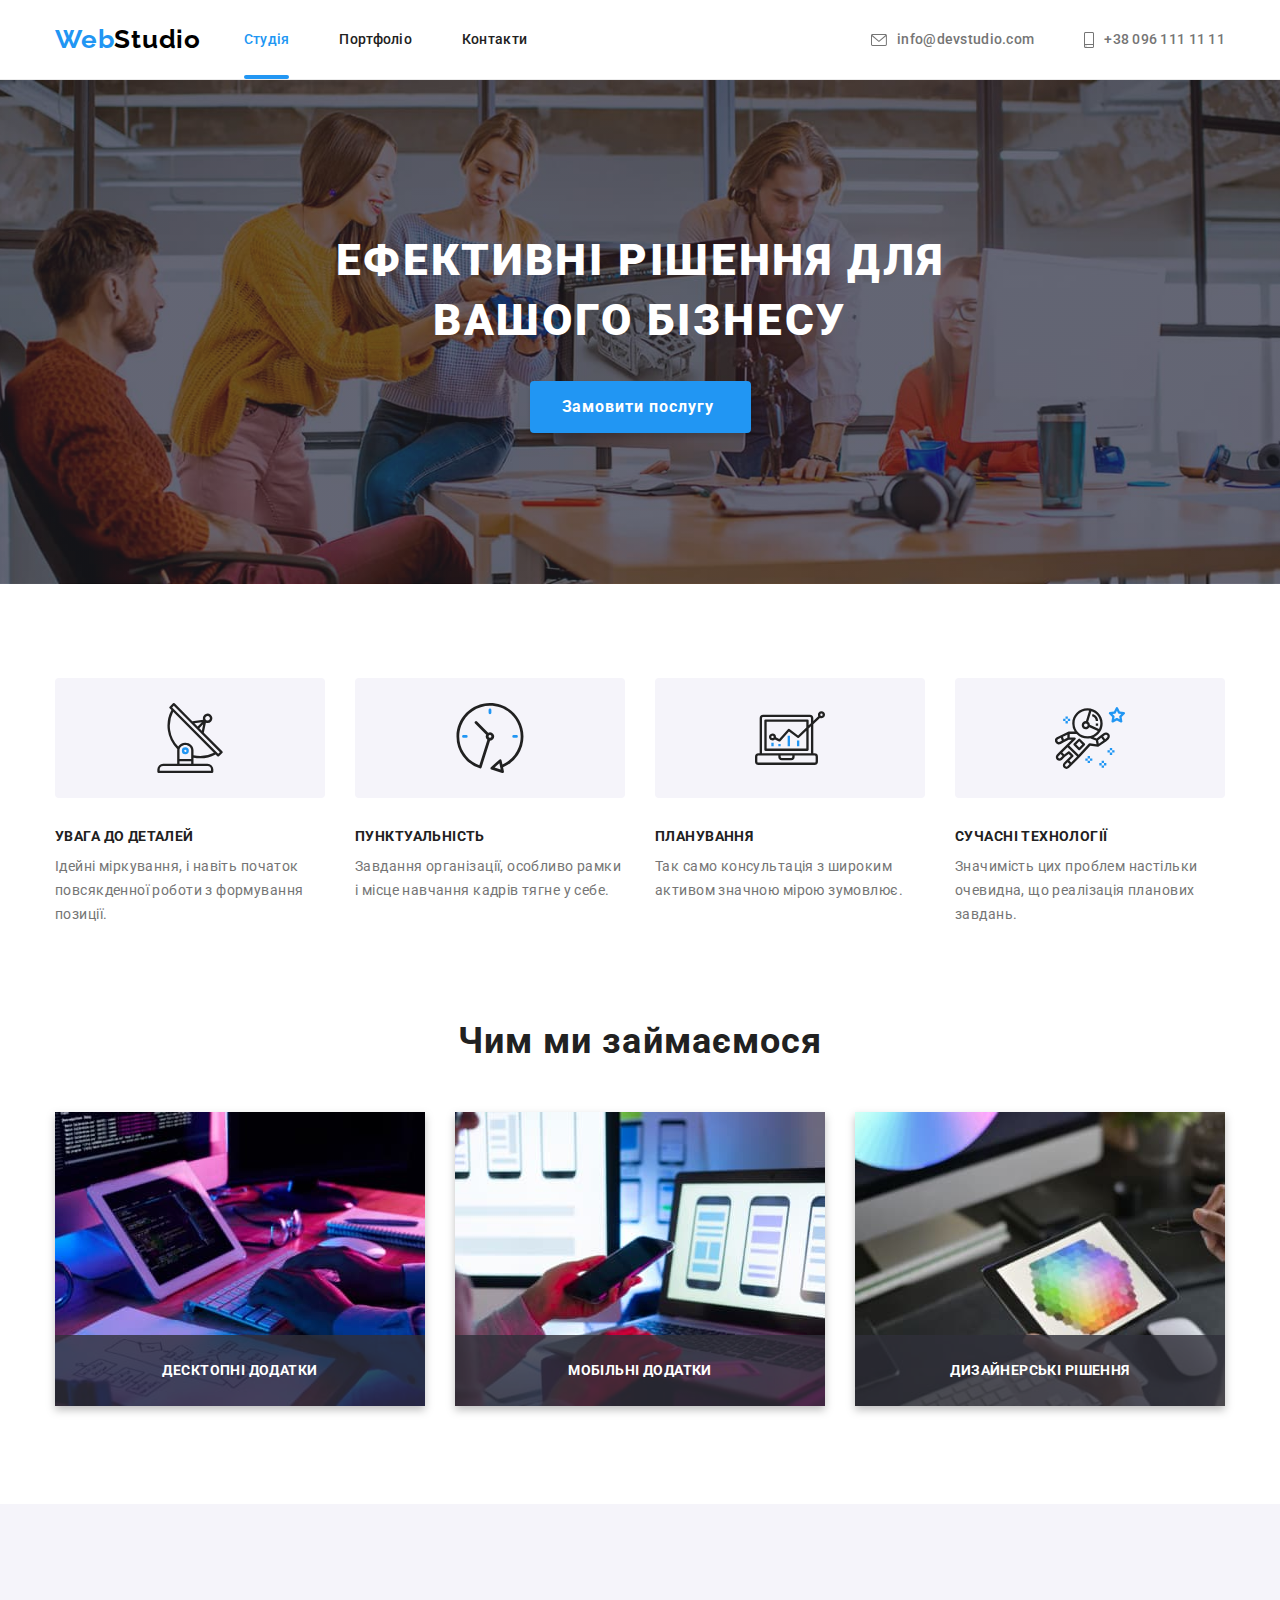
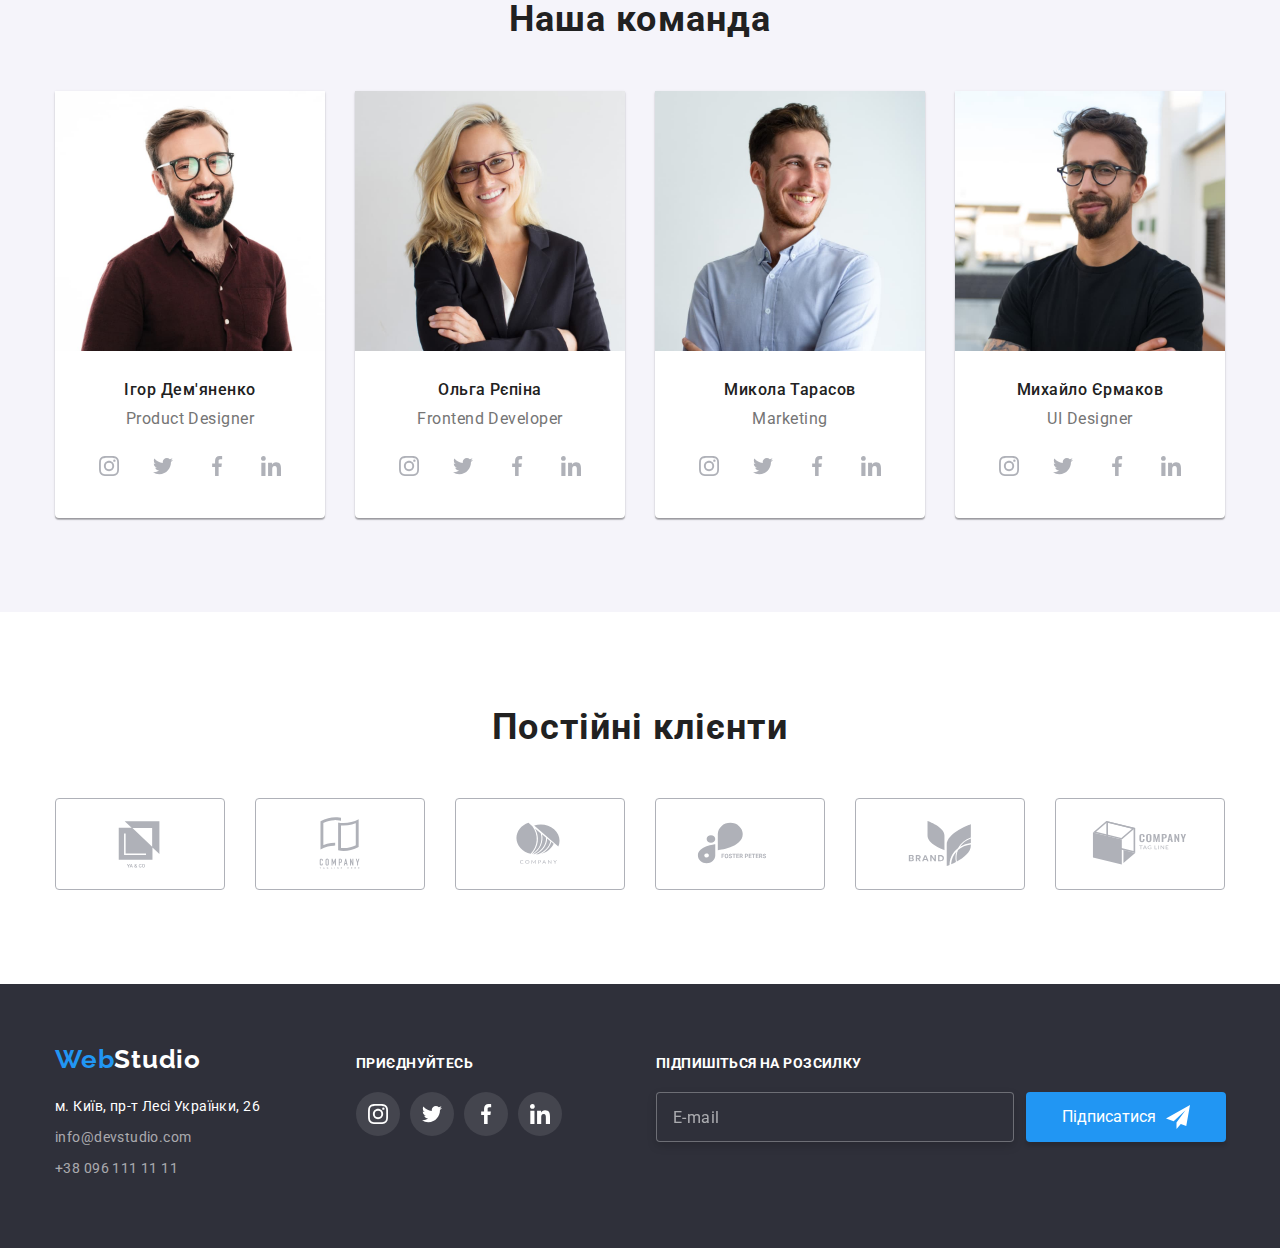
<file: index.html>
<!DOCTYPE html>
<html lang="uk">
<head>
    <meta charset="UTF-8">
    <meta http-equiv="X-UA-Compatible" content="IE=edge">
    <meta name="viewport" content="width=device-width, initial-scale=1.0">
    <title>Document</title>
    <link rel="stylesheet" href="https://cdnjs.cloudflare.com/ajax/libs/modern-normalize/1.1.0/modern-normalize.min.css">
    <link rel="stylesheet" href="./css/styles.css">
    <link href="https://fonts.googleapis.com/css2?family=Raleway:wght@700&family=Roboto:wght@400;500;700;900&display=swap"
    rel="stylesheet">
    

    </head>
<body>
    <header>
        <div class="container">
            <div class="header-con">
                <a class="logo" href="#"><span class="logo-blue">Web</span><span>Studio</span></a>
            
            <div class="nav-container">
                <nav>
                    <ul class="nav">
                        <li class="nav-active"><a href="#">Студія</a></li>
                        <li><a href="./portfolio.html">Портфоліо</a></li>
                        <li><a href="#">Контакти</a></li>
                    </ul>
                </nav>
            </div>            
            <div class="add-container">
                <ul class="head-address">
                    <li><a href="malito:info@devstudio.com">
                        <svg class="" width="16" height="12">
                        <use href="./images/icons.svg#icon-envelope"></use> 
                        </svg>
                        info@devstudio.com</a></li>
                    <li><a href="tel:380961111111">
                        <svg class="" width="10" height="16">
                            <use href="./images/icons.svg#icon-smartphone"></use>
                        </svg>
                        +38 096 111 11 11</a></li>
                </ul>
            </div>
            </div>
        </div>
    </header>
    <main>        
        <section class="section s1">
            <div class="container">
                <h1>Ефективні рішення для вашого бізнесу</h1>
                <button type="button" data-modal-open>Замовити послугу</button>
            </div>
        </section class="section">
        <section class="section">
            <div class="container s2">
                <h2></h2>
                <ul>
                    <li>
                        <div class="svg-box">
                            <svg class="" width="70" height="70">
                            <use href="./images/icons.svg#icon-antenna"></use> 
                            </svg>
                        </div>
                        <h3>УВАГА ДО ДЕТАЛЕЙ</h3>
                        <p>Ідейні міркування, і навіть початок повсякденної роботи з формування позиції.</p>
                    </li>
                    <li>
                        <div class="svg-box">
                            <svg class="" width="70" height="70">
                            <use href="./images/icons.svg#icon-clock"></use> 
                            </svg>
                        </div>
                        <h3>ПУНКТУАЛЬНІСТЬ</h3>
                        <p>Завдання організації, особливо рамки і місце навчання кадрів тягне у себе.</p>
                    </li>
                    <li>
                        <div class="svg-box">
                            <svg class="" width="70" height="70">
                            <use href="./images/icons.svg#icon-diagram"></use> 
                            </svg>
                        </div>
                        <h3>ПЛАНУВАННЯ</h3>
                        <p>Так само консультація з широким активом значною мірою зумовлює.</p>
                    </li>
                    <li>
                        <div class="svg-box">
                            <svg class="" width="70" height="70">
                            <use href="./images/icons.svg#icon-astronaut"></use> 
                            </svg>
                        </div>
                        <h3>СУЧАСНІ ТЕХНОЛОГІЇ</h3>
                        <p>Значимість цих проблем настільки очевидна, що реалізація планових завдань.</p>
                    </li>
                </ul>
            </div>
        
            <div class="container s3">
                <h2>Чим ми займаємося</h2>
                <ul>
                    <li>
                        <img src="./images/portfolio1.jpg" alt="Портфоліо1" width="370">
                        <div class="box-title-img">
                            <p>Десктопні додатки</p>
                        </div>
                    </li>
                    <li>
                        <img src="./images/portfolio2.jpg" alt="Портфоліо2" width="370">
                        <div class="box-title-img">
                            <p>Мобільні додатки</p>
                        </div>
                    </li>
                    <li>
                        <img src="./images/portfolio3.jpg" alt="Портфоліо3" width="370">
                        <div class="box-title-img">
                            <p>Дизайнерські рішення</p>
                        </div>
                    </li>
                </ul>
            </div>
        </section>
        <section class="section s4">
            <div class="container">
                <h2>Наша команда</h2>            
                <ul class="our-team">
                    <li>
                        <img src="./images/igor.jpg" alt="Ігор Дем'яненко - Product Designer" width="270">
                        <p class="name">Ігор Дем'яненко</p>
                        <p class="job-title">Product Designer</p>
                            <ul class="social-svg">
                                <li>
                                    <a href="#">
                                    <svg class="" width="20" height="20">
                                    <use href="./images/icons.svg#icon-instagram"></use> 
                                    </svg>
                                    </a>
                                </li>
                                <li>
                                    <a href="#">
                                    <svg class="" width="20" height="20">
                                        <use href="./images/icons.svg#icon-twitter"></use>
                                    </svg>
                                    </a>
                                </li>
                                <li>
                                    <a href="#">
                                    <svg class="" width="20" height="20">
                                        <use href="./images/icons.svg#icon-facebook"></use>
                                    </svg>
                                    </a>
                                </li>
                                <li>
                                    <a href="#">
                                    <svg class="" width="20" height="20">
                                        <use href="./images/icons.svg#icon-linkedin"></use>
                                    </svg>
                                    </a>
                                </li>
                            </ul>                        
                    </li>
                    <li>
                        <img src="./images/olga.jpg" alt="Ольга Рєпіна - Frontend Developer" width="270">
                        <p class="name">Ольга Рєпіна</p>
                        <p class="job-title">Frontend Developer</p>
                        <ul class="social-svg">
                            <li>
                                <a href="#">
                                <svg class="" width="20" height="20">
                                    <use href="./images/icons.svg#icon-instagram"></use>
                                </svg>
                                </a>
                            </li>
                            <li>
                                <a href="#">
                                <svg class="" width="20" height="20">
                                    <use href="./images/icons.svg#icon-twitter"></use>
                                </svg>
                                </a>
                            </li>
                            <li>
                                <a href="#">
                                <svg class="" width="20" height="20">
                                    <use href="./images/icons.svg#icon-facebook"></use>
                                </svg>
                                </a>
                            </li>
                            <li>
                                <a href="#">
                                <svg class="" width="20" height="20">
                                    <use href="./images/icons.svg#icon-linkedin"></use>
                                </svg>
                                </a>
                            </li>
                        </ul>
                    </li>
                    <li>
                        <img src="./images/mikola.jpg" alt="Микола Тарасов - Marketing" width="270">
                        <p class="name">Микола Тарасов</p>
                        <p class="job-title">Marketing</p>
                        <ul class="social-svg">
                            <li>
                                <a href="#">
                                <svg class="" width="20" height="20">
                                    <use href="./images/icons.svg#icon-instagram"></use>
                                </svg>
                                </a>
                            </li>
                            <li>
                                <a href="#">
                                <svg class="" width="20" height="20">
                                    <use href="./images/icons.svg#icon-twitter"></use>
                                </svg>
                                </a>
                            </li>
                            <li>
                                <a href="#">
                                <svg class="" width="20" height="20">
                                    <use href="./images/icons.svg#icon-facebook"></use>
                                </svg>
                                </a>
                            </li>
                            <li>
                                <a href="#">
                                <svg class="" width="20" height="20">
                                    <use href="./images/icons.svg#icon-linkedin"></use>
                                </svg>
                                </a>
                            </li>
                        </ul>
                    </li>
                    <li>
                        <img src="./images/mihail.jpg" alt="Михайло Єрмаков - UI Designer" width="270">
                        <p class="name">Михайло Єрмаков</p>
                        <p class="job-title">UI Designer</p>
                        <ul class="social-svg">
                            <li>
                                <a href="#">
                                <svg class="" width="20" height="20">
                                    <use href="./images/icons.svg#icon-instagram"></use>
                                </svg>
                                </a>
                            </li>
                            <li>
                                <a href="#">
                                <svg class="" width="20" height="20">
                                    <use href="./images/icons.svg#icon-twitter"></use>
                                </svg>
                                </a>
                            </li>
                            <li>
                                <a href="#">
                                <svg class="" width="20" height="20">
                                    <use href="./images/icons.svg#icon-facebook"></use>
                                </svg>
                                </a>
                            </li>
                            <li>
                                <a href="#">
                                <svg class="" width="20" height="20">
                                    <use href="./images/icons.svg#icon-linkedin"></use>
                                </svg>
                                </a>
                            </li>
                        </ul>
                    </li>
                </ul>
            </div>
        </section>
        <section class="section s5">
            <div class="container">
               <h2>Постійні клієнти</h2>
               <ul class="clients">
                <li>
                    <a href="" class="clients-link">
                        <svg class="" width="106" height="60">
                        <use href="./images/icons.svg#icon-company-1"></use> 
                        </svg>
                    </a>
                </li>
                <li>
                    <a href="" class="clients-link">
                        <svg class="" width="106" height="60">
                            <use href="./images/icons.svg#icon-company-2"></use>
                        </svg>
                    </a>
                </li>
                <li>
                    <a href="" class="clients-link">
                        <svg class="" width="106" height="60">
                            <use href="./images/icons.svg#icon-company-3"></use>
                        </svg>
                    </a>
                </li>
                <li>
                    <a href="" class="clients-link">
                        <svg class="" width="106" height="60">
                            <use href="./images/icons.svg#icon-company-4"></use>
                        </svg>
                    </a>
                </li>
                <li>
                    <a href="" class="clients-link">
                        <svg class="" width="106" height="60">
                            <use href="./images/icons.svg#icon-company-5"></use>
                        </svg>
                    </a>
                </li>
                <li>
                    <a href="" class="clients-link">
                        <svg class="" width="106" height="60">
                            <use href="./images/icons.svg#icon-company-6"></use>
                        </svg>
                    </a>
                </li>
               </ul>
            </div>
        </section>
    </main>
    <footer>
        <div class="footer container">
            <div class="footer-container">
                <div class="footer-addres-box">
                    <a class="logo" href="#"><span class="logo-blue">Web</span><span class="logo-white">Studio</span></a>
                    <address>
                        <p class="footer-address">м. Київ, пр-т Лесі Українки, 26</p>
                        <ul class="footer-contacts">
                            <li><a href="malito:info@devstudio.com">info@devstudio.com</a></li>
                            <li><a href="tel:380961111111">+38 096 111 11 11</a></li>
                        </ul>
                    </address>
                </div>
                <div class="footer-social-box">
                    <h3>приєднуйтесь</h3>
                    <ul class="footer-social-svg">
                        <li>
                            <a href="#">
                            <svg class="" width="20" height="20">
                                <use href="./images/icons.svg#icon-instagram"></use>
                            </svg>
                            </a>
                        </li>
                        <li>
                            <a href="#">
                            <svg class="" width="20" height="20">
                                <use href="./images/icons.svg#icon-twitter"></use>
                            </svg>
                            </a>
                        </li>
                        <li>
                            <a href="#">
                            <svg class="" width="20" height="20">
                                <use href="./images/icons.svg#icon-facebook"></use>
                            </svg>
                            </a>
                        </li>
                        <li>
                            <a href="#">
                            <svg class="" width="20" height="20">
                                <use href="./images/icons.svg#icon-linkedin"></use>
                            </svg>
                            </a>
                        </li>
                    </ul>
                </div>
                <div class="subscribe-box">
                    <h3>Підпишіться на розсилку</h3>
                    <input type="email" name="user-email" id="user-email" class="subscribe-email" placeholder="E-mail">
                    <button type="submit" class="subscribe-btn">Підписатися 
                        <svg class="btn-send" width="24" height="24">
                            <use href="./images/icons.svg#icon-send"></use> 
                        </svg>
                    </button>
                </div>
            </div>
        </div>
    </footer>

    <!-- Modal window-->
    
    <div class="backdrop is-hidden" data-modal="">
        <div class="modal">
            <button class="modal-btn" type="button" data-modal-close="">
                <svg class="icon-close" width="18" height="18">
                    <use href="./images/icons.svg#icon-close"></use>
                </svg>
            </button>
            <p class="modal-title">Залиште свої дані, ми вам передзвонимо</p>
            <form>
                <label for="user-name" class="modal-label">
                    <span>Ім'я</span>
                </label>
                <div class="container-input">
                    <input type="text" name="user-name" id="user-name" class="modal-input" placeholder="">
                    <svg class="modal-icon" width="18" height="18">
                    <use href="./images/icons.svg#icon-person"></use> 
                    </svg>
                </div>                
                <label for="user-phone" class="modal-label">
                    <span>Телефон</span>
                </label>
                <div class="container-input">
                    <input type="tel" name="user-phone" id="user-phone" class="modal-input" placeholder="">
                    <svg class="modal-icon" width="18" height="18">
                    <use href="./images/icons.svg#icon-phone"></use> 
                    </svg>
                </div>
                <label for="user-email" class="modal-label">
                    <span>Пошта</span>
                </label>
                <div class="container-input">
                    <input type="email" name="user-email" id="user-email" class="modal-input" placeholder="">
                    <svg class="modal-icon" width="18" height="18">
                    <use href="./images/icons.svg#icon-email"></use> 
                    </svg>
                </div>
                <label for="user-comments" class="modal-label">
                    <span>Коментар</span>
                </label>
                <textarea name="user-comments" class="modal-comments" id="user-comments" placeholder="Введіть текст"></textarea>
                <div class="container-privacy">              
                <input type="checkbox" name="privacy" id="privacy" class="input-check visually-hidden">
                <label for="privacy" class="check-label">Погоджуюся з розсилкою та приймаю&nbsp;<a class="privacy-link" href="#"> Умови договору</a>.</label>
                </div>
                <button type="submit" class="btn-submit">Відправити</button>
            
            </form>
        </div>
    </div>

    <script src="./js/modal.js"></script>
</body>
</html>
</file>
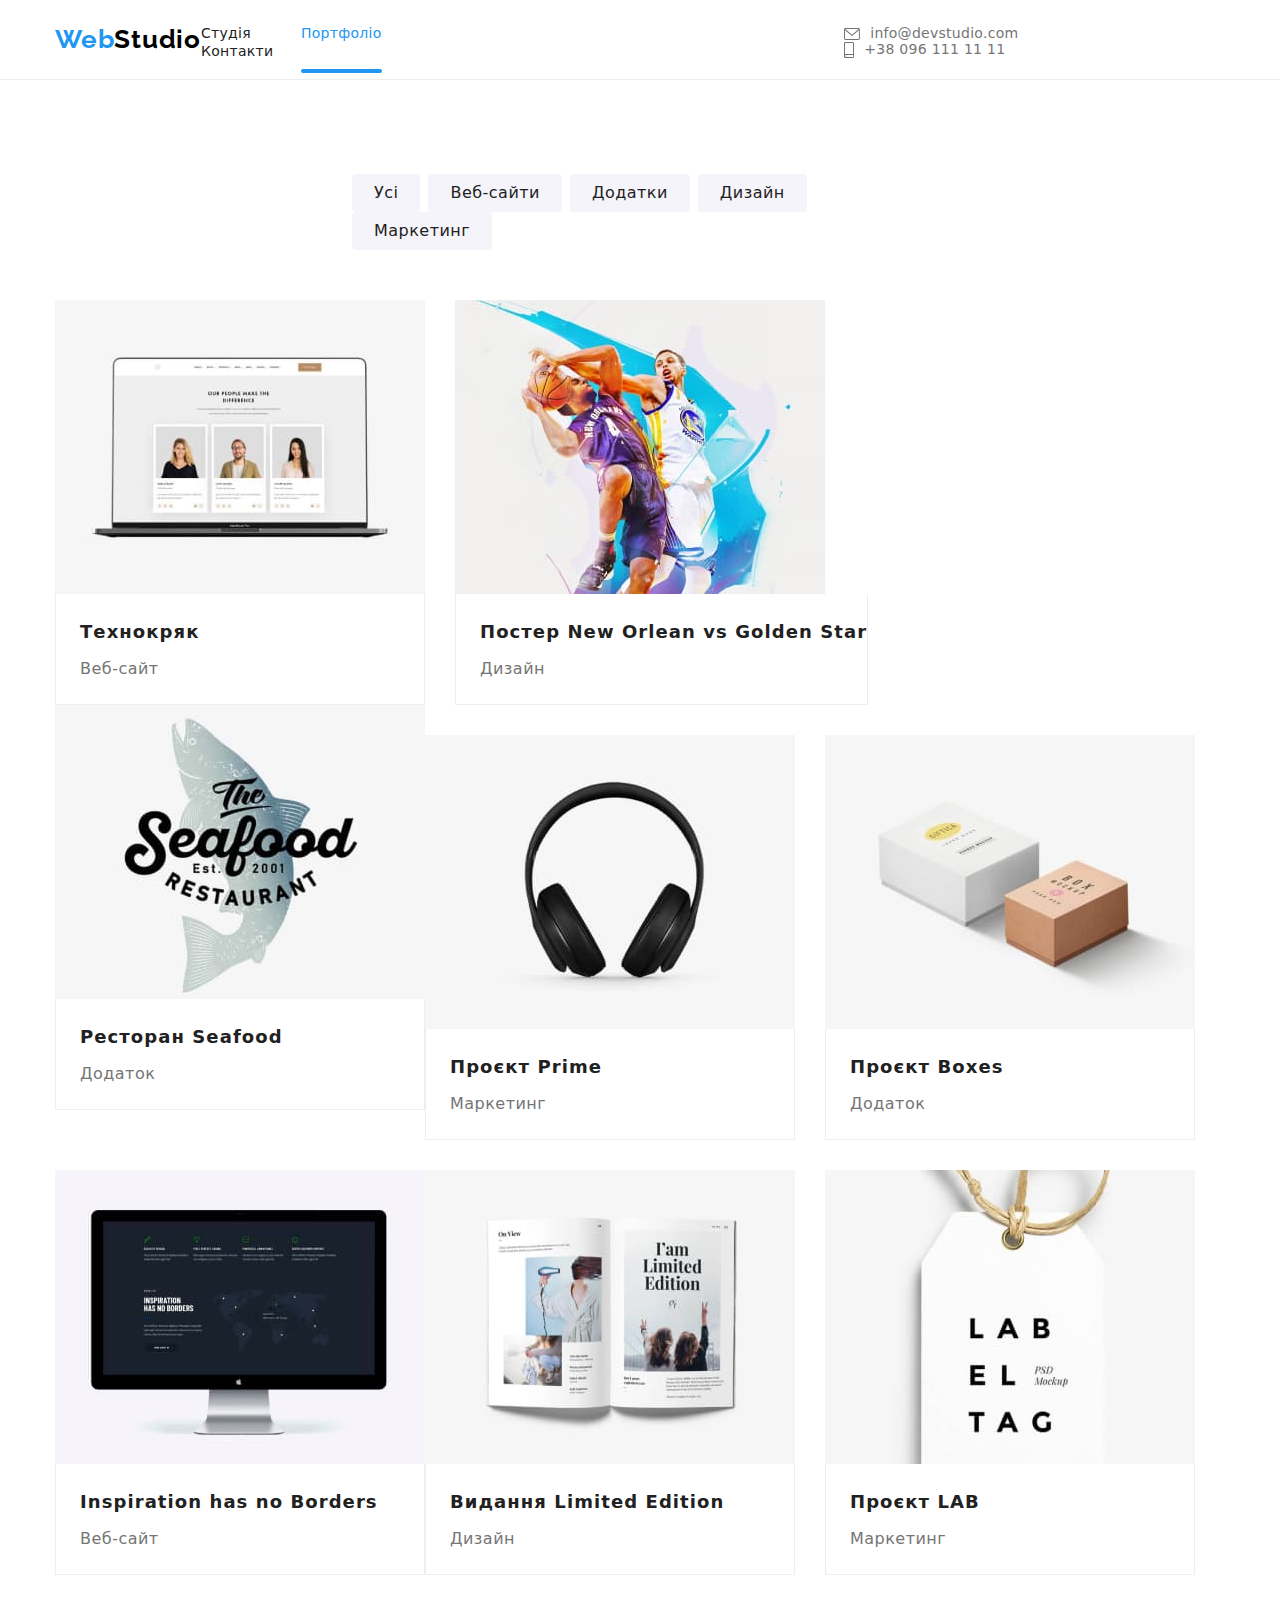
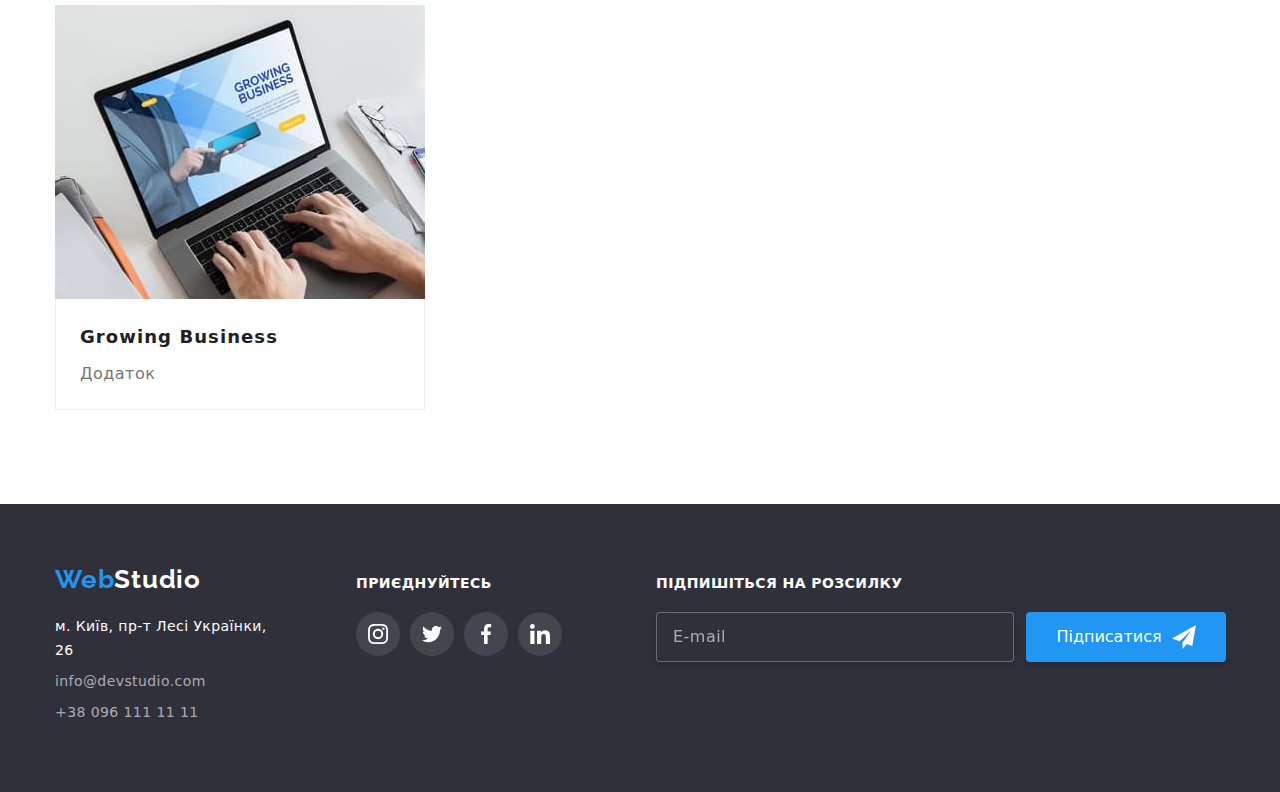
<file: portfolio.html>
<!DOCTYPE html>
<html lang="uk">

<head>
    <meta charset="UTF-8">
    <meta http-equiv="X-UA-Compatible" content="IE=edge">
    <meta name="viewport" content="width=device-width, initial-scale=1.0">
    <title>Document</title>
    <link rel="stylesheet" href="./css/styles.css">
    <link rel="preconnect" href="https://fonts.googleapis.com">
    <link rel="preconnect" href="https://fonts.gstatic.com" crossorigin>
    <link href="https://fonts.googleapis.com/css2?family=Raleway:wght@700&family=Roboto:wght@400;500;700;900&display=swap" rel="stylesheet">
    <link rel="stylesheet" href="https://cdnjs.cloudflare.com/ajax/libs/modern-normalize/1.1.0/modern-normalize.min.css">
</head>

<body>
    <header>
        <div class="container">
            <div class="header-con">
                <a class="logo" href="#"><span class="logo-blue">Web</span><span>Studio</span></a>

                <div class="nav-container">
                    <nav>
                        <ul class="nav">
                            <li><a href="./index.html">Студія</a></li>
                            <li class="nav-active"><a href="./portfolio.html">Портфоліо</a></li>
                            <li><a href="#">Контакти</a></li>
                        </ul>
                    </nav>
                </div>
                <div class="add-container">
                    <ul class="head-address">
                        <li><a href="malito:info@devstudio.com">
                                <svg class="" width="16" height="12">
                                    <use href="./images/icons.svg#icon-envelope"></use>
                                </svg>
                                info@devstudio.com</a></li>
                        <li><a href="tel:380961111111">
                                <svg class="" width="10" height="16">
                                    <use href="./images/icons.svg#icon-smartphone"></use>
                                </svg>
                                +38 096 111 11 11</a></li>
                    </ul>
                </div>
            </div>
        </div>
    </header>
    <main>
        <section class="section">
            <div class="container">
                <ul class="pf-nav">
                    <li><button class="active" type="button">Усі</button></li>
                    <li> <button type="button">Веб-сайти</button></li>
                    <li><button type="button">Додатки</button></li>
                    <li><button type="button">Дизайн</button></li>
                    <li><button type="button">Маркетинг</button></li>
                </ul> 
                <ul class="pf-work">
                    <li>
                        <a href="#" class="portfolio-link">
                            <div class="overlay-box">
                                <img src="./images/portfolio/portfolio1.jpg" alt="Технокряк" width="370">
                                <div class="overlay">
                                    <p class="overlay-text">Ресурс пропонує комплексні пропозиції з різним рівнем функціоналу та сервісів. Все це
                                        дозволить відвідувачу отримати
                                        вичерпні відомості про компанію чи приватну особу.</p>
                                </div>
                            </div>
                            <div class="work-title">
                                <h2 class="portfolio-h2">Технокряк</h2>
                                <p>Веб-сайт</p>
                            </div>
                        </a>
                    </li>
                    <li>
                        <a href="#" class="portfolio-link">
                            <div class="overlay-box">
                                <img src="./images/portfolio/portfolio2.jpg" alt="Постер New Orlean vs Golden Star" width="370">
                                <div class="overlay">
                                    <p class="overlay-text">Ресурс пропонує комплексні пропозиції з різним рівнем функціоналу та сервісів. Все це
                                        дозволить відвідувачу отримати
                                        вичерпні відомості про компанію чи приватну особу.</p>
                                </div>
                            </div>
                            <div class="work-title">
                                <h2 class="portfolio-h2">Постер New Orlean vs Golden Star</h2>
                                <p>Дизайн</p>
                            </div>
                        </a>
                    </li>
                    <li>
                        <a href="#" class="portfolio-link">
                            <div class="overlay-box">
                                <img src="./images/portfolio/portfolio3.jpg" alt="Ресторан Seafood" width="370">
                                <div class="overlay">
                                    <p class="overlay-text">Ресурс пропонує комплексні пропозиції з різним рівнем функціоналу та сервісів. Все це
                                        дозволить відвідувачу отримати
                                        вичерпні відомості про компанію чи приватну особу.</p>
                                </div>
                            </div>
                            <div class="work-title">
                                <h2 class="portfolio-h2">Ресторан Seafood</h2>
                                <p>Додаток</p>
                            </div>
                        </a>
                    </li>
                    <li>
                        <a href="#" class="portfolio-link">
                            <div class="overlay-box">
                                <img src="./images/portfolio/portfolio4.jpg" alt="Проєкт Prime" width="370">
                                <div class="overlay">
                                    <p class="overlay-text">Ресурс пропонує комплексні пропозиції з різним рівнем функціоналу та сервісів. Все це
                                        дозволить відвідувачу отримати
                                        вичерпні відомості про компанію чи приватну особу.</p>
                                </div>
                            </div>
                            <div class="work-title">
                                <h2 class="portfolio-h2">Проєкт Prime</h2>
                                <p>Маркетинг</p>
                            </div>
                        </a>
                    </li>
                    <li>
                        <a href="#" class="portfolio-link">
                            <div class="overlay-box">
                                <img src="./images/portfolio/portfolio5.jpg" alt="Проєкт Boxes" width="370">
                                <div class="overlay">
                                    <p class="overlay-text">Ресурс пропонує комплексні пропозиції з різним рівнем функціоналу та сервісів. Все це
                                        дозволить відвідувачу отримати
                                        вичерпні відомості про компанію чи приватну особу.</p>
                                </div>
                            </div>
                            <div class="work-title">    
                                <h2 class="portfolio-h2">Проєкт Boxes</h2>
                                <p>Додаток</p>
                            </div>
                        </a>
                    </li>
                    <li>
                        <a href="#" class="portfolio-link">
                            <div class="overlay-box">
                                <img src="./images/portfolio/portfolio6.jpg" alt="Inspiration has no Borders" width="370">
                                <div class="overlay">
                                    <p class="overlay-text">Ресурс пропонує комплексні пропозиції з різним рівнем функціоналу та сервісів. Все це
                                        дозволить відвідувачу отримати
                                        вичерпні відомості про компанію чи приватну особу.</p>
                                </div>
                            </div>
                            <div class="work-title">
                                <h2 class="portfolio-h2">Inspiration has no Borders</h2>
                                <p>Веб-сайт</p>
                            </div>
                        </a>
                    </li>
                    <li>
                        <a href="#" class="portfolio-link">
                            <div class="overlay-box">
                                <img src="./images/portfolio/portfolio7.jpg" alt="Видання Limited Edition" width="370">
                                <div class="overlay">
                                    <p class="overlay-text">Ресурс пропонує комплексні пропозиції з різним рівнем функціоналу та сервісів. Все це
                                        дозволить відвідувачу отримати
                                        вичерпні відомості про компанію чи приватну особу.</p>
                                </div>
                            </div>
                            <div class="work-title">
                                <h2 class="portfolio-h2">Видання Limited Edition</h2>
                                <p>Дизайн</p>
                            </div>
                        </a>
                    </li>
                    <li>
                        <a href="#" class="portfolio-link">
                            <div class="overlay-box">
                                <img src="./images/portfolio/portfolio8.jpg" alt="Проєкт LAB" width="370">
                                <div class="overlay">
                                    <p class="overlay-text">Ресурс пропонує комплексні пропозиції з різним рівнем функціоналу та сервісів. Все це
                                        дозволить відвідувачу отримати
                                        вичерпні відомості про компанію чи приватну особу.</p>
                                </div>
                            </div>
                            <div class="work-title">
                                <h2 class="portfolio-h2">Проєкт LAB</h2>
                                <p>Маркетинг</p>
                            </div>
                        </a>
                    </li>
                    <li>
                        <a href="#" class="portfolio-link">
                            <div class="overlay-box">
                                <img src="./images/portfolio/portfolio9.jpg" alt="Growing Business" width="370">
                                <div class="overlay">
                                    <p class="overlay-text">Ресурс пропонує комплексні пропозиції з різним рівнем функціоналу та сервісів. Все це
                                        дозволить відвідувачу отримати
                                        вичерпні відомості про компанію чи приватну особу.</p>
                                </div>
                            </div>
                            <div class="work-title">
                                <h2 class="portfolio-h2">Growing Business</h2>
                                <p>Додаток</p>
                            </div>
                        </a>
                    </li>
                </ul>
            </div>
        </section>
    </main>
<footer>
    <div class="footer container">
        <div class="footer-container">
            <div class="footer-addres-box">
                <a class="logo" href="#"><span class="logo-blue">Web</span><span class="logo-white">Studio</span></a>
                <address>
                    <p class="footer-address">м. Київ, пр-т Лесі Українки, 26</p>
                    <ul class="footer-contacts">
                        <li><a href="malito:info@devstudio.com">info@devstudio.com</a></li>
                        <li><a href="tel:380961111111">+38 096 111 11 11</a></li>
                    </ul>
                </address>
            </div>
            <div class="footer-social-box">
                <h3>приєднуйтесь</h3>
                <ul class="footer-social-svg">
                    <li>
                        <a href="#">
                            <svg class="" width="20" height="20">
                                <use href="./images/icons.svg#icon-instagram"></use>
                            </svg>
                        </a>
                    </li>
                    <li>
                        <a href="#">
                            <svg class="" width="20" height="20">
                                <use href="./images/icons.svg#icon-twitter"></use>
                            </svg>
                        </a>
                    </li>
                    <li>
                        <a href="#">
                            <svg class="" width="20" height="20">
                                <use href="./images/icons.svg#icon-facebook"></use>
                            </svg>
                        </a>
                    </li>
                    <li>
                        <a href="#">
                            <svg class="" width="20" height="20">
                                <use href="./images/icons.svg#icon-linkedin"></use>
                            </svg>
                        </a>
                    </li>
                </ul>
            </div>
            <div class="subscribe-box">
                <h3>Підпишіться на розсилку</h3>
                <input type="email" name="user-email" id="user-email" class="subscribe-email" placeholder="E-mail">
                <button type="submit" class="subscribe-btn">Підписатися
                    <svg class="btn-send" width="24" height="24">
                        <use href="./images/icons.svg#icon-send"></use>
                    </svg>
                </button>
            </div>
        </div>
    </div>
</footer>
</body>

</html>
</file>
<file: css/styles.css>
:root {
    --main-bg-color: #FFFFFF;
    --second-bg-color: #2F303A;
    --main-text-color: #FFFFFF;
    --second-text-color: #212121;
}

body {
    font-family: 'Roboto', 'Raleway', sans-serif;
    font-style: normal;
    width: 100%;
    background-color: #fff;
}




/* header */

header {
    background-color: #fff;
    border-bottom: 1px solid #ECECEC;
    height: 80px;    
}

.section {
    padding-top: 94px;
    padding-bottom: 94px;
}

.container {
   /* display: flex;
    flex-wrap: nowrap; */    
    width: 1200px;
    margin: auto;
    padding: 0 15px;
}

.header-con {
    display: flex;
    flex-wrap: nowrap;
    padding: 24px 0 24px 0;
}

.logo {   
    font-family: 'Raleway';
    font-weight: 700;
    font-size: 26px;
    line-height: 1.2;
    letter-spacing: 0.03em;
    color: #000000;
    text-decoration: none;
}

.logo-blue {
    color: #2196F3;
}

.nav-container {
    margin: 0 344px 0 auto;
    display: flex;
    align-items: center;
}

.nav {
    padding: 0;
    margin: 0;
    display: flex;
    flex-wrap: wrap;
}

.nav .nav-active a {
    color: #2196F3;
    position: relative;
}

.nav-active a:after {
    content: '';
    position: absolute;
    display: block;
    width: 100%;
    height: 4px;
    bottom: -32px;
    left: 0;
    background: #2196F3;
    border-radius: 2px;
}

.nav li,
.head-address li {
    list-style: none;
}

.nav li:nth-child(2) {
    margin: 0 50px;
}

.nav a {
    font-weight: 500;
    font-size: 14px;
    line-height:1.14;
    letter-spacing: 0.02em;
    color: #212121;
    text-decoration: none;
    transition: color 250ms cubic-bezier(0.4, 0, 0.2, 1);
}

.nav a:focus,
.nav a:hover,
.head-address a:focus,
.head-address a:hover,
.footer-contacts li a:focus,
.footer-contacts li a:hover,
address p:focus,
address p:hover {
    color: #2196F3;       
} 

.head-address a svg {
    transition: color 250ms cubic-bezier(0.4, 0, 0.2, 1);
}

.head-address a:focus svg,
.head-address a:hover svg {
   /* fill: #2196F3;*/
}

.add-container {
    display: flex;
    align-items: center;
}

.head-address {
    padding: 0;
    display: flex;
    flex-wrap: wrap;
    margin: 0;
}

.head-address li:nth-child(1) {
    margin-right: 50px;
}

.head-address a {
    display: flex;
    align-items: center;
    flex-wrap: wrap;
    font-weight: 500;
    font-size: 14px;
    line-height: 1.14;
    letter-spacing: 0.02em;
    color: #757575;
    text-decoration: none;
    transition: color 250ms cubic-bezier(0.4, 0, 0.2, 1);
}

.head-address a svg {
    margin-right: 10px;
    fill: currentColor;
}

/* main */

.s1 {
    max-width: 1600px;
    margin-left: auto;
    margin-right: auto;
    background-color: #C4C4C4;    
    background-image: linear-gradient(rgba(47, 48, 58, 0.4), rgba(47, 48, 58, 0.4)), url(../images/bg.jpg);
    background-size: cover;
    background-repeat: no-repeat;
    background-position: center;   
    padding: 151px 0;
}

.s1 .container {
    flex-direction: column;
}

.s1 h1 {
    width: 696px;    
    margin: 0 auto 30px auto;
    font-weight: 900;
    font-size: 44px;
    line-height: 1.36;
    text-align: center;
    letter-spacing: 0.06em;
    text-transform: uppercase;
    color: #FFFFFF;
}

.s1 button {
    margin: 0 auto;
    width: 221px;
    height: 52px;
    padding: 10px 32px;
    font-weight: 700;
    font-size: 16px;
    line-height: 1.875;
    display: flex;
    align-items: center;
    text-align: center;
    letter-spacing: 0.06em;
    color: #FFFFFF;
    background: #2196F3;
    box-shadow: 0px 4px 4px rgba(0, 0, 0, 0.15);
    border-radius: 4px;
    border: 0;
    cursor: pointer;
}

.s2 {    
    padding: 0 15px 0;
    display: flex;
    flex-wrap: wrap;
}

.svg-box {
    display: flex;
    align-items: center;
    justify-content: center;
    height: 120px;
    background: #F5F4FA;
    border-radius: 4px;
   
    margin-bottom: 30px;
}

.s2 ul {
    padding: 0;
    margin: 0;
    display: flex;
    flex-wrap: wrap;

}

.s2 ul li {
    width: 270px;
    vertical-align: top;
    list-style: none;
}

.s2 ul li:not(:last-child) {
    margin-right: 30px;
}

.s2 h3 {
    font-weight: 700;
    font-size: 14px;
    line-height: 16px;
    letter-spacing: 0.03em;
    text-transform: uppercase;
    color: #212121;
    margin: 0;
}

.s2 p {
    font-weight: 400;
    font-size: 14px;
    line-height: 1.72;
    letter-spacing: 0.03em;
    color: #757575;
    margin: 10px 0 0 0;
}

.s3 {
    width: 1200px;
    margin: 94px auto 0;
    display: flex;
    flex-wrap: wrap;
}

.s3 h2 {
    text-align: center;
    margin: 0 0 50px 0;
    width: 100%;
    font-weight: 700;
    font-size: 36px;
    line-height: 1.17;
    text-align: center;
    letter-spacing: 0.03em;
    color: #212121;
}

.s3 ul {
    padding: 0;
    margin: 0;
    display: flex;
    flex-wrap: wrap;
}

.s3 ul li {
    width: 370px;
    vertical-align: top;
    list-style: none;
    position: relative;
}

.s3 ul li:not(:last-child) {
    margin-right: 30px;
}

.s3 ul li img {
    filter: drop-shadow(0px 4px 4px rgba(0, 0, 0, 0.25));
}

.box-title-img {
    position: absolute;
    bottom: 4px;
    width: 100%;
    background: rgba(47, 48, 58, 0.8);
    padding: 26px 0;
}

.box-title-img p {
    font-weight: 700;
    font-size: 14px;
    margin: 0;
    line-height: 1.4;
    text-align: center;
    letter-spacing: 0.03em;
    text-transform: uppercase;
    color: #FFFFFF;    
}

.s4 {
    background: #F5F4FA;    
    width: 100%;
    padding: 94px 0;
}

.s4 .container {
    flex-direction: column;
}

.s4 h2 {
    text-align: center;
    margin: 0 0 50px 0;
    font-weight: 700;
    font-size: 36px;
    line-height: 1.17;
    text-align: center;
    letter-spacing: 0.03em;
    color: #212121;
}

.our-team {
    padding: 0;
    margin: 0;
    display: flex;
    flex-wrap: wrap;
}

.our-team li {
    width: 270px;
    vertical-align: top;
    list-style: none;
    background: #FFFFFF;
    box-shadow: 0px 1px 3px rgba(0, 0, 0, 0.12), 0px 1px 1px rgba(0, 0, 0, 0.14), 0px 2px 1px rgba(0, 0, 0, 0.2);
    border-radius: 0px 0px 4px 4px;
    padding-bottom: 30px;
}

.our-team li:not(:last-child) {
    margin-right: 30px;
}

.our-team li img:hover {
   /* filter: drop-shadow(0px 4px 4px rgba(0, 0, 0, 0.25));
    border-radius: 0px;*/
}

.name {
    font-weight: 500;
    font-size: 16px;
    line-height: 1.19;
    text-align: center;
    letter-spacing: 0.03em;
    color: #212121;
    margin: 25px 0 0 0;
}

.job-title {
    font-weight: 400;
    font-size: 16px;
    line-height: 1.19;
    text-align: center;
    letter-spacing: 0.03em;
    color: #757575;
    margin: 10px 0 16px 0;
}

.social-svg {
    padding: 0;
    display: flex;   
    justify-content: center;
}

.social-svg li {
    width: 44px;
    height: 44px;
    border: 0;
    box-shadow: none;
}

.social-svg li a {
    display: flex;
    padding: 12px;
    width: 44px;
    border-radius: 50%;
    box-shadow: none;
    transition:  
        background-color 250ms cubic-bezier(0.4, 0, 0.2, 1),
        border 250ms cubic-bezier(0.4, 0, 0.2, 1);
}

.social-svg li:not(:last-child) {
    margin-right: 10px;
}

.social-svg svg {
    fill: #AFB1B8;
    transition: fill 250ms cubic-bezier(0.4, 0, 0.2, 1);
}

.social-svg li a:focus,
.social-svg li a:hover {
    background-color: #2196F3;
    border: 0;
    border-radius: 50%;
}

.social-svg a:focus svg,
.social-svg a:hover svg {
    fill:#FFFFFF;
}

/* Clients */

.s5 {
    padding: 94px 0;
}

.s5 .container {
    flex-direction: column;
}

.s5 h2 {
    text-align: center;
    margin: 0 0 50px 0;
    font-weight: 700;
    font-size: 36px;
    line-height: 1.17;
    text-align: center;
    letter-spacing: 0.03em;
    color: #212121;
}

.s5 ul {
    padding: 0;
    margin: 0;
    display: flex;
    flex-wrap: wrap;
}

.s5 ul li {
    width: 170px;
    height: 92px;
    list-style: none;
}

.s5 ul li:not(:last-child) {
    margin-right: 30px;
}

.clients-link {
    border: 1px solid #AFB1B8;
    border-radius: 4px;
    fill: #AFB1B8;
    display: flex;
    flex-wrap: wrap;
    align-items: center;
    justify-content: center;
    height: 100%;
    transition: 
        border 250ms cubic-bezier(0.4, 0, 0.2, 1),
        fill 250ms cubic-bezier(0.4, 0, 0.2, 1);
}

.clients-link:focus,
.clients-link:hover {
    border: 1px solid #2196F3;
    fill: #2196F3;    
}

/* Portfolio */

.pf-nav {
    width: 576px;
    margin: 0 auto 50px auto;
    padding: 0;
    display: flex;
    flex-wrap: wrap;
    list-style: none;
}

/*.pf-nav .active {
    padding: 6px 25px;
    background-color: #2196F3;
    box-shadow: 0px 3px 1px rgba(0, 0, 0, 0.1), 0px 1px 2px rgba(0, 0, 0, 0.08), 0px 2px 2px rgba(0, 0, 0, 0.12);
    border-radius: 4px;
    color: #fff;
}*/

.pf-nav button:hover,
.pf-nav button:focus {    
    background-color: #2196F3;
    box-shadow: 0px 3px 1px rgba(0, 0, 0, 0.1), 0px 1px 2px rgba(0, 0, 0, 0.08), 0px 2px 2px rgba(0, 0, 0, 0.12);    
    color: #fff;
}

.pf-nav button {
    padding: 6px 22px;
    background: #F5F4FA;
    border-radius: 4px;
    border: none;
    font-weight: 500;
    font-size: 16px;
    line-height: 1.625;
    text-align: center;
    letter-spacing: 0.03em;
    color: #212121;
    cursor: pointer;
    transition: 
        color 250ms cubic-bezier(0.4, 0, 0.2, 1),        
        background-color 250ms cubic-bezier(0.4, 0, 0.2, 1),
        box-shadow 250ms cubic-bezier(0.4, 0, 0.2, 1);        
}

.pf-nav li:not(:last-child) {
    margin-right: 8px;
}

.pf-work {
    display: flex;
    flex-wrap: wrap;
    padding: 0;
    margin: 0;
}

.pf-work li {    
    display: flex;
    flex-direction: column;
}

.pf-work li:not(:nth-child(-n+3)) {
    margin-top: 30px;
}

.pf-work li:not(:nth-child(3n+3)) {
    margin-right: 30px;
}

.work-title {
    border: 1px solid #EEEEEE;
    border-top: 0;
    padding: 20px 0 20px 24px;
}

.pf-work h2 {
    font-style: normal;
    font-weight: 700;
    font-size: 18px;
    line-height: 2;
    letter-spacing: 0.06em;
    color: #212121;
    text-align: left;
    margin: 0;
    
}

.portfolio-link {
    text-decoration: none;
}

.pf-work p {
    margin: 4px 0 0 0;
    font-style: normal;
    font-weight: 400;
    font-size: 16px;
    line-height: 1.875;
    letter-spacing: 0.03em;
    color: #757575;
}

.overlay-box {
    display: flex;
    position: relative;
    overflow: hidden;
}

.overlay {
    position: absolute;
    left: 0;
    transform: translateY(calc(100%));
    background: rgba(33, 150, 243, 0.9);
    padding: 63px 24px;
    width: 100%;
    height: 294px;
    transition: transform 250ms cubic-bezier(0.4, 0, 0.2, 1);
}

.pf-work .overlay-text {
    font-weight: 400;
    font-size: 18px;
    line-height: 28px;
    letter-spacing: 0.03em;
    color: #FFFFFF;
}

.portfolio-link:hover,
.portfolio-link:focus {
    box-shadow: 0px 1px 1px rgba(0, 0, 0, 0.12), 0px 4px 4px rgba(0, 0, 0, 0.06), 1px 4px 6px rgba(0, 0, 0, 0.16);
} 

.portfolio-link:hover .overlay,
.portfolio-link:focus .overlay {
    transform: translateY(0);
}

footer {
    background-color: #2F303A;
    padding: 60px 0;
}

.footer-container {
    display: flex;
    align-items: baseline;    
}

.footer-addres-box {
    min-width: 231px;
}

.logo-white {
    color: #fff;
}

.footer-address {
    font-style: normal;
    font-weight: 400;
    font-size: 14px;
    line-height: 1.71;
    letter-spacing: 0.03em;
    color: #FFFFFF;
    margin: 20px 0 0 0 ;
    transition: color 250ms cubic-bezier(0.4, 0, 0.2, 1);
}

.footer-address p {
    transition: color 250ms cubic-bezier(0.4, 0, 0.2, 1);
}

.footer-contacts {
    padding: 0;
    margin: 0;
}

.footer-contacts li {
    list-style: none;
    margin:  7px 0;
}

.footer-contacts li a {
    font-style: normal;
    font-weight: 400;
    font-size: 14px;
    line-height: 1.71;
    letter-spacing: 0.03em;
    color: rgba(255, 255, 255, 0.6);
    text-decoration: none;
    transition: color 250ms cubic-bezier(0.4, 0, 0.2, 1);
}

.footer-social-box {
    margin-left: 70px;
    min-width: 206px;
}

.footer-social-box h3 {
    font-weight: 700;
    font-size: 14px;
    line-height: 1.21;
    letter-spacing: 0.03em;
    text-transform: uppercase;
    color: #FFFFFF;
    margin: 0 0 20px 0;
}

.footer-social-svg {
    margin: 0;
    padding: 0;
    display: flex;
    flex-wrap: wrap;
}

.footer-social-svg li {
    list-style: none;
    width: 44px;
    height: 44px;
}

.footer-social-svg li a {
    display: flex;
    padding: 12px;
    width: 44px;    
    background: rgba(255, 255, 255, 0.1);
    border: 0;
    border-radius: 50%;
    transition: background-color 250ms cubic-bezier(0.4, 0, 0.2, 1);
}

.footer-social-svg li:not(:last-child) {
    margin-right: 10px;
}

.footer-social-svg svg {
    fill: #FFFFFF;
    transition: fill 250ms cubic-bezier(0.4, 0, 0.2, 1);
}

.footer-social-svg a:focus,
.footer-social-svg a:hover {
    background-color: #2196F3;      
}

.footer-social-svg a:focus svg,
.footer-social-svg a:hover svg {
    fill: #FFFFFF;
}

.subscribe-box {
    margin-left: 94px;
    min-width: 570px;
    display: flex;
    flex-wrap: wrap;
}

.subscribe-box h3 {    
    font-weight: 700;
    font-size: 14px;
    line-height: 1.21;
    letter-spacing: 0.03em;
    text-transform: uppercase;
    color: #FFFFFF;
    margin: 0 0 20px 0;
}

.subscribe-email {
    background: #2F303A;
    width: 358px;
    height: 50px;
    border: 1px solid rgba(255, 255, 255, 0.3);
    filter: drop-shadow(0px 4px 4px rgba(0, 0, 0, 0.15));
    border-radius: 4px;    
    margin-right: 12px;
    color: rgba(255, 255, 255, 0.6);
    padding-left: 16px;
}

.subscribe-email:focus-visible {
    outline: none;
}

.subscribe-email::placeholder {
    letter-spacing: 0.03em;    
    color: rgba(255, 255, 255, 0.6);
    margin-right: 16px;
}



.subscribe-btn {
    display: flex;
    align-items: center;
    justify-content: center;
    color: #FFFFFF;
    background: #2196F3;
    box-shadow: 0px 4px 4px rgba(0, 0, 0, 0.15);
    border-radius: 4px;
    width: 200px;
    height: 50px;
    border: none;
    transition: background-color 250ms cubic-bezier(0.4, 0, 0.2, 1);
    cursor: pointer;
}

.subscribe-btn:hover,
.subscribe-btn:focus {
    background-color: #188CE8;
}

.btn-send {
    margin-left: 10px;
    fill: #FFFFFF;
}


/* Modal Window */

.backdrop {
    position: fixed;
    top: 0;
    z-index: 100;
    width: 100%;
    height: 100%;
    background-color: rgba(0, 0, 0, 0.2);
    opacity: 1;
    visibility: visible;
    pointer-events: initial;
    transition: 
        opacity 250ms ease, 
        visibility 250s ease;
}

.modal {
    position: absolute;
    top: 50%;
    left: 50%;
    transform: translateX(-50%) translateY(-50%);
    width: 528px;
    min-height: 581px;
    background: #FFFFFF;
    box-shadow: 0px 1px 3px rgb(0 0 0 / 12%), 0px 1px 1px rgb(0 0 0 / 14%), 0px 2px 1px rgb(0 0 0 / 20%);
    border-radius: 4px;
    padding: 40px;
}

.modal-btn {
    position: absolute;
    top: 8px;
    right: 8px;
    width: 30px;
    height: 30px;
    display: flex;
    align-items: center;
    justify-content: center;
    padding: 0;
    background: #FFFFFF;
    border: 1px solid rgba(0, 0, 0, 0.1);
    border-radius: 50%;
    cursor: pointer;
    transition: fill 250ms cubic-bezier(0.4, 0, 0.2, 1);
}

.modal-btn:hover .icon-close,
.modal-btn:focus .icon-close {
    fill: #2196F3;;
}

.modal-btn svg {
    fill: #000000;
}

.backdrop.is-hidden {
    opacity: 0;
    visibility: hidden;
    pointer-events: none;
}

.modal-title {
    font-weight: 700;
    font-size: 20px;
    line-height: 1.15;
    text-align: center;
    letter-spacing: 0.03em;
    margin: 0 0 12px 0;
}

.container-input {
    position: relative;
}

.modal-input {
    width: 100%;
    height: 40px;
    border: 1px solid rgba(33, 33, 33, 0.2);
    border-radius: 4px;    
    outline: transparent;
    padding-left: 44px;
    transition: border-color 250ms cubic-bezier(0.4, 0, 0.2, 1);
}

.modal-input:focus {
    border-color: #2196F3;
}

.btn-submit {
    display: block;
    width: 200px;
    height: 50px;
    margin: 0 auto;
    background-color:#2196F3;
    box-shadow: 0px 4px 4px rgba(0, 0, 0, 0.15);
    border: 0;
    border-radius: 4px;
    align-items: center;
    letter-spacing: 0.06em;
    color: #FFFFFF;
    transition: background-color 250ms cubic-bezier(0.4, 0, 0.2, 1);
    cursor: pointer;
}

.btn-submit:hover,
.btn-submit:focus {
    background-color: #188CE8;
}

.modal-label {
    display: inline-block;
    width: 100%;
}

.modal-label span {
    font-weight: 400;
    font-size: 12px;
    line-height: 1.16;
    letter-spacing: 0.01em;
    color: #757575;
    margin-bottom: 4px;
    margin-top: 10px;
    display: inline-block;
}

.modal-icon {
    position: absolute;
    left: 12px;
    top: 50%;
    transform: translateY(-50%);
    transition: fill 250ms cubic-bezier(0.4, 0, 0.2, 1);
}

.modal-input:focus + .modal-icon {
    fill: #2196F3;
}

.modal-comments {
    width: 100%;
    height: 120px;
    padding: 12px 16px;
    border: 1px solid rgba(33, 33, 33, 0.2);
    border-radius: 4px;
    resize: none;
}

.modal-comments::placeholder {
    font-weight: 400;
    font-size: 12px;
    line-height: 1.16;
    letter-spacing: 0.01em;
    color: rgba(117, 117, 117, 0.5);
}

.modal-comments:focus-visible {
    outline: none;
    border-color: #2196F3;
}

.container-privacy {
    margin: 20px auto 30px;
    display: flex;
    align-items: center;
    justify-content: center;
}

.check-label {
    display: flex;
    justify-content: center;
    align-items: center;
    font-weight: 400;
    font-size: 14px;
    line-height: 1.68;
    letter-spacing: 0.03em;
}

.check-label::before {
    content: '';
    width: 16px;
    height: 15px;
    display: block;
    border: 1px solid #212121;
    border-radius: 2px;
    margin-right: 5px;

}

.input-check:checked + .check-label::before {
    background-color: #2196F3;
    border: none;
    background-image: url(../images/icons/check.svg);
    background-repeat: no-repeat;
    background-position: center;
}

.visually-hidden {
    position: absolute;
    width: 1px;
    height: 1px;
    margin: -1px;
    border: 0;
    padding: 0;
    white-space: nowrap;
    clip-path: inset(100%);
    clip: rect(0 0 0 0);
    overflow: hidden;
}

.privacy-link {
    font-weight: 400;
    font-size: 14px;
    line-height: 1.68;
    letter-spacing: 0.03em;
    text-decoration-line: underline;
    color: #2196F3;
}
</file>
